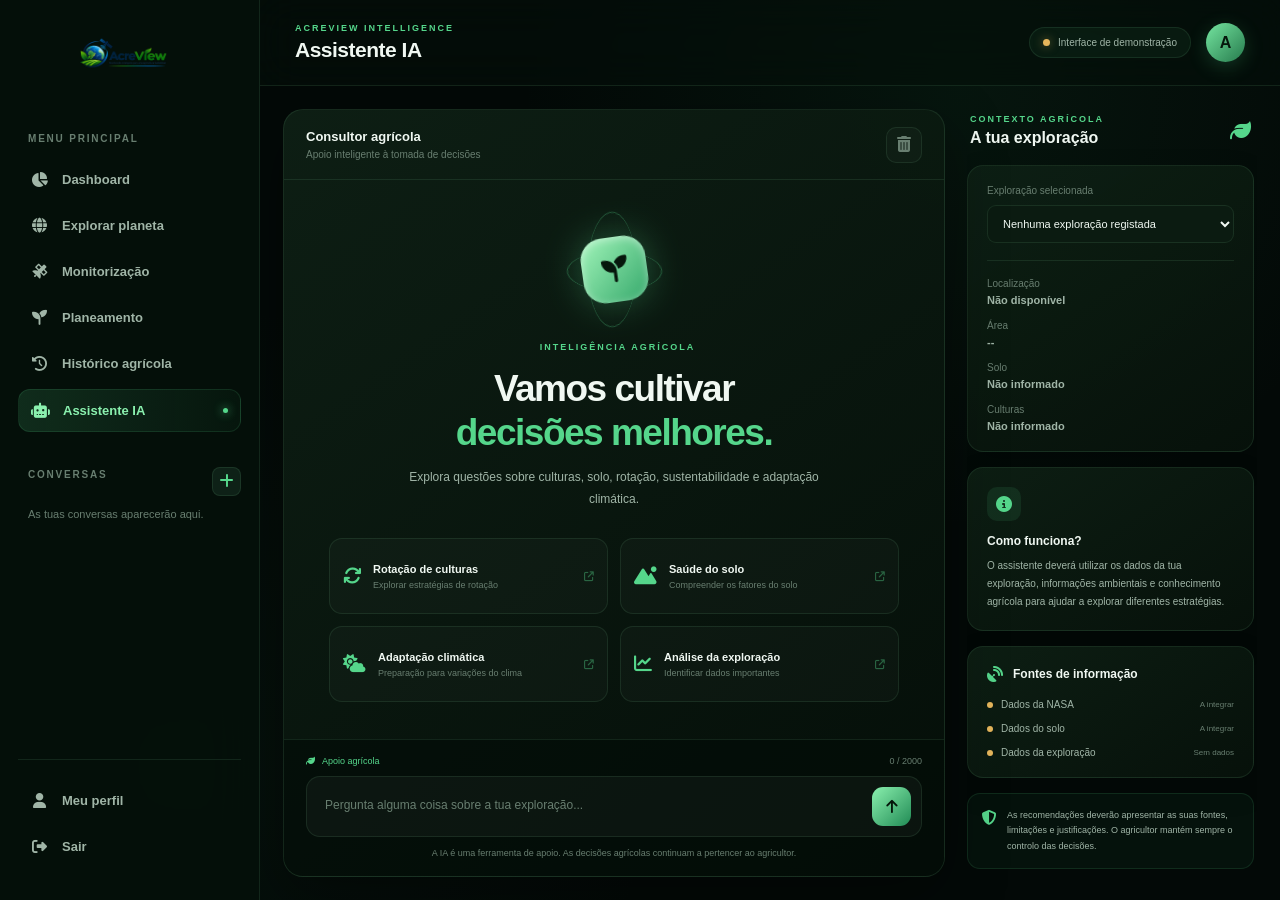
<file: assistant.html>
<!DOCTYPE html>
<html lang="pt">
<head>
    <meta charset="UTF-8">
    <meta name="viewport" content="width=device-width, initial-scale=1.0">
    <meta name="theme-color" content="#030907">
    <meta name="description" content="AcreView — Assistente inteligente de apoio à agricultura.">

    <title>AcreView | Assistente IA</title>

    <link rel="stylesheet"
          href="https://cdnjs.cloudflare.com/ajax/libs/font-awesome/6.5.2/css/all.min.css">

    <link rel="stylesheet" href="assets/css/assistant.css">
</head>

<body>

<div class="assistant-layout">

    <!-- SIDEBAR -->
    <aside class="assistant-sidebar" id="assistant-sidebar">

        <a href="dashboard.html" class="brand">
    <img
        src="assets/images/acreview-logo.png"
        alt="AcreView"
        class="brand-logo"
    >
</a>

        <div class="sidebar-section">
            <p class="sidebar-label">MENU PRINCIPAL</p>

            <a href="dashboard.html" class="nav-item">
                <i class="fa-solid fa-chart-pie"></i>
                <span>Dashboard</span>
            </a>

            <a href="explore.html" class="nav-item">
                <i class="fa-solid fa-globe"></i>
                <span>Explorar planeta</span>
            </a>

            <a href="monitoring.html" class="nav-item">
                <i class="fa-solid fa-satellite"></i>
                <span>Monitorização</span>
            </a>

            <a href="planning.html" class="nav-item">
                <i class="fa-solid fa-seedling"></i>
                <span>Planeamento</span>
            </a>

            <a href="history.html" class="nav-item">
                <i class="fa-solid fa-clock-rotate-left"></i>
                <span>Histórico agrícola</span>
            </a>

            <a href="assistant.html" class="nav-item active">
                <i class="fa-solid fa-robot"></i>
                <span>Assistente IA</span>
                <span class="active-indicator"></span>
            </a>
        </div>

        <div class="sidebar-section conversation-section">
            <div class="conversation-heading">
                <p class="sidebar-label">CONVERSAS</p>

                <button id="new-chat-button" title="Nova conversa">
                    <i class="fa-solid fa-plus"></i>
                </button>
            </div>

            <div id="conversation-list" class="conversation-list">
                <p class="conversation-empty">
                    As tuas conversas aparecerão aqui.
                </p>
            </div>
        </div>

        <div class="sidebar-bottom">
            <a href="profile.html" class="nav-item">
                <i class="fa-solid fa-user"></i>
                <span>Meu perfil</span>
            </a>

            <a href="index.html" class="nav-item logout-link">
                <i class="fa-solid fa-right-from-bracket"></i>
                <span>Sair</span>
            </a>
        </div>

    </aside>

    <!-- MAIN CONTENT -->
    <main class="assistant-main">

        <!-- TOPBAR -->
        <header class="assistant-header">

            <div class="header-left">
                <button id="mobile-menu-button"
                        class="mobile-menu-button">
                    <i class="fa-solid fa-bars"></i>
                </button>

                <div>
                    <span class="header-eyebrow">
                        ACREVIEW INTELLIGENCE
                    </span>
                    <h1>Assistente IA</h1>
                </div>
            </div>

            <div class="header-right">
                <span class="ai-status">
                    <span class="status-dot"></span>
                    Interface de demonstração
                </span>

                <div class="user-avatar" id="assistant-avatar">A</div>
            </div>

        </header>

        <!-- CONTENT -->
        <section class="assistant-content">

            <!-- CHAT AREA -->
            <section class="chat-panel">

                <div class="chat-topbar">
                    <div>
                        <span class="chat-title">
                            Consultor agrícola
                        </span>

                        <span class="chat-subtitle">
                            Apoio inteligente à tomada de decisões
                        </span>
                    </div>

                    <button id="clear-chat-button"
                            class="icon-button"
                            title="Limpar conversa">
                        <i class="fa-solid fa-trash-can"></i>
                    </button>
                </div>

                <!-- WELCOME SCREEN -->
                <div id="welcome-screen" class="welcome-screen">

                    <div class="ai-orb">
                        <div class="orb-ring ring-one"></div>
                        <div class="orb-ring ring-two"></div>

                        <div class="orb-core">
                            <i class="fa-solid fa-seedling"></i>
                        </div>
                    </div>

                    <span class="welcome-tag">
                        <i class="fa-solid fa-sparkles"></i>
                        INTELIGÊNCIA AGRÍCOLA
                    </span>

                    <h2>
                        Vamos cultivar<br>
                        <span>decisões melhores.</span>
                    </h2>

                    <p>
                        Explora questões sobre culturas, solo, rotação,
                        sustentabilidade e adaptação climática.
                    </p>

                    <div class="suggestion-grid">

                        <button class="suggestion-card"
                                data-prompt="Como posso começar a planear uma rotação de culturas?">
                            <i class="fa-solid fa-arrows-rotate"></i>

                            <span>
                                <strong>Rotação de culturas</strong>
                                <small>Explorar estratégias de rotação</small>
                            </span>

                            <i class="fa-solid fa-arrow-up-right-from-square card-arrow"></i>
                        </button>

                        <button class="suggestion-card"
                                data-prompt="Que fatores devo considerar para avaliar a saúde do meu solo?">
                            <i class="fa-solid fa-mountain-sun"></i>

                            <span>
                                <strong>Saúde do solo</strong>
                                <small>Compreender os fatores do solo</small>
                            </span>

                            <i class="fa-solid fa-arrow-up-right-from-square card-arrow"></i>
                        </button>

                        <button class="suggestion-card"
                                data-prompt="Como posso preparar a minha exploração para períodos de pouca chuva?">
                            <i class="fa-solid fa-cloud-sun"></i>

                            <span>
                                <strong>Adaptação climática</strong>
                                <small>Preparação para variações do clima</small>
                            </span>

                            <i class="fa-solid fa-arrow-up-right-from-square card-arrow"></i>
                        </button>

                        <button class="suggestion-card"
                                data-prompt="Que informações devo recolher para avaliar a minha exploração agrícola?">
                            <i class="fa-solid fa-chart-line"></i>

                            <span>
                                <strong>Análise da exploração</strong>
                                <small>Identificar dados importantes</small>
                            </span>

                            <i class="fa-solid fa-arrow-up-right-from-square card-arrow"></i>
                        </button>

                    </div>

                </div>

                <!-- MESSAGES -->
                <div id="chat-messages" class="chat-messages"></div>

                <!-- INPUT AREA -->
                <form id="chat-form" class="chat-composer">

                    <div class="composer-tools">
                        <span>
                            <i class="fa-solid fa-leaf"></i>
                            Apoio agrícola
                        </span>

                        <span id="message-counter">0 / 2000</span>
                    </div>

                    <div class="composer-input">
                        <textarea
                            id="chat-input"
                            maxlength="2000"
                            rows="1"
                            placeholder="Pergunta alguma coisa sobre a tua exploração..."
                            required></textarea>

                        <button type="submit"
                                id="send-message-button"
                                title="Enviar mensagem">
                            <i class="fa-solid fa-arrow-up"></i>
                        </button>
                    </div>

                    <p class="composer-disclaimer">
                        A IA é uma ferramenta de apoio. As decisões agrícolas
                        continuam a pertencer ao agricultor.
                    </p>

                </form>

            </section>

            <!-- CONTEXT PANEL -->
            <aside class="context-panel">

                <div class="context-heading">
                    <div>
                        <span class="panel-eyebrow">
                            CONTEXTO AGRÍCOLA
                        </span>
                        <h2>A tua exploração</h2>
                    </div>

                    <i class="fa-solid fa-leaf"></i>
                </div>

                <div class="context-card">

                    <label for="assistant-property">
                        Exploração selecionada
                    </label>

                    <select id="assistant-property">
                        <option value="">
                            Nenhuma exploração registada
                        </option>
                    </select>

                    <div class="context-divider"></div>

                    <div class="context-detail">
                        <span>Localização</span>
                        <strong id="context-location">Não disponível</strong>
                    </div>

                    <div class="context-detail">
                        <span>Área</span>
                        <strong id="context-area">--</strong>
                    </div>

                    <div class="context-detail">
                        <span>Solo</span>
                        <strong id="context-soil">Não informado</strong>
                    </div>

                    <div class="context-detail">
                        <span>Culturas</span>
                        <strong id="context-crops">Não informado</strong>
                    </div>

                </div>

                <div class="context-card information-card">

                    <div class="information-icon">
                        <i class="fa-solid fa-circle-info"></i>
                    </div>

                    <h3>Como funciona?</h3>

                    <p>
                        O assistente deverá utilizar os dados da tua exploração,
                        informações ambientais e conhecimento agrícola para
                        ajudar a explorar diferentes estratégias.
                    </p>

                </div>

                <div class="context-card data-card">

                    <div class="data-card-heading">
                        <i class="fa-solid fa-satellite-dish"></i>
                        <h3>Fontes de informação</h3>
                    </div>

                    <div class="source-item">
                        <span class="source-dot"></span>
                        <span>Dados da NASA</span>
                        <small>A integrar</small>
                    </div>

                    <div class="source-item">
                        <span class="source-dot"></span>
                        <span>Dados do solo</span>
                        <small>A integrar</small>
                    </div>

                    <div class="source-item">
                        <span class="source-dot"></span>
                        <span>Dados da exploração</span>
                        <small id="property-data-status">A verificar</small>
                    </div>

                </div>

                <div class="responsibility-note">
                    <i class="fa-solid fa-shield-halved"></i>

                    <p>
                        As recomendações deverão apresentar as suas fontes,
                        limitações e justificações. O agricultor mantém sempre
                        o controlo das decisões.
                    </p>
                </div>

            </aside>

        </section>

    </main>

</div>

<script src="assets/js/access-mode.js"></script>

<script src="assets/js/assistant.js"></script>

</body>
</html>
</file>
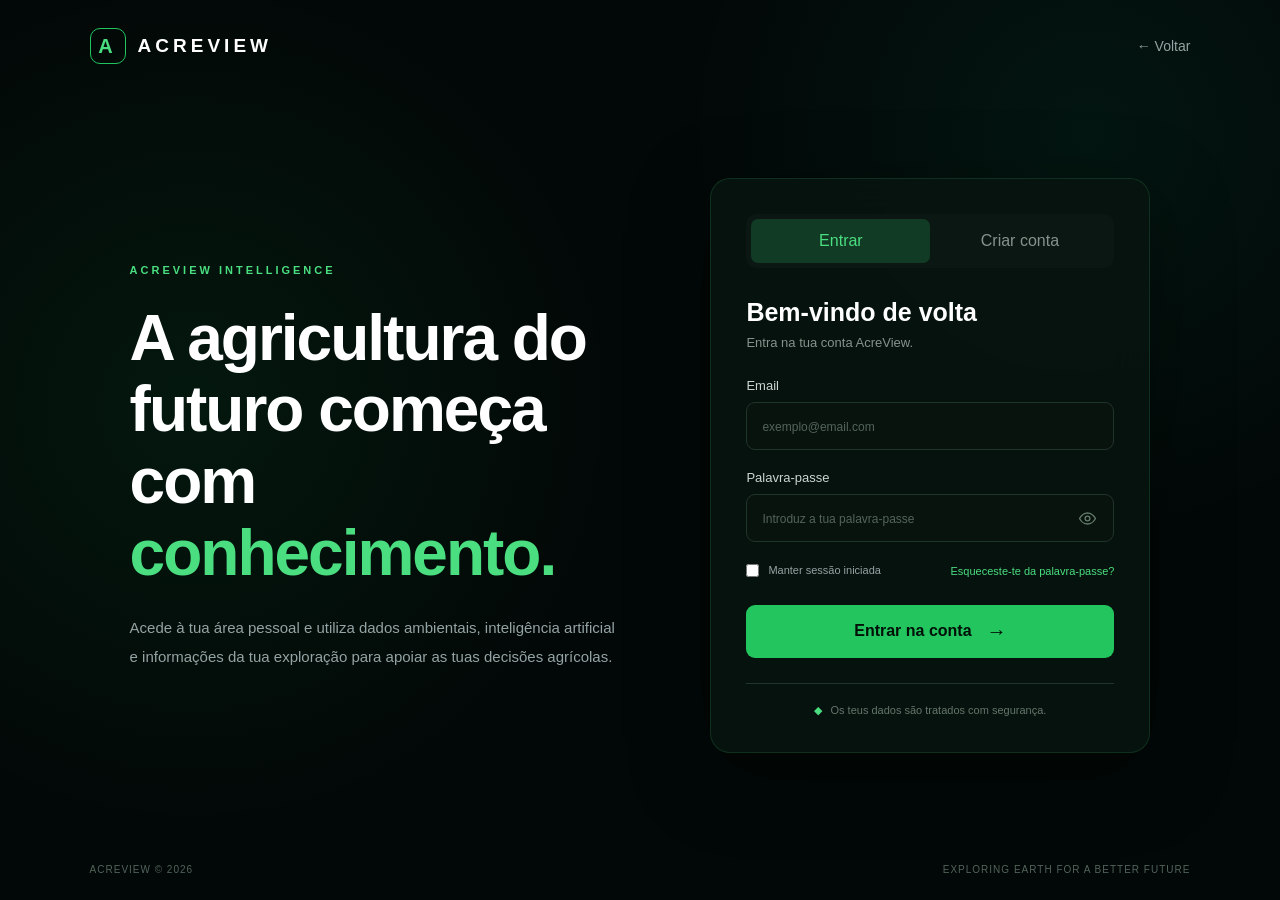
<file: auth.html>
<!DOCTYPE html>
<html lang="pt">
<head>
    <meta charset="UTF-8">
    <meta name="viewport" content="width=device-width, initial-scale=1.0">
    <meta name="theme-color" content="#020807">

    <meta name="description" content="AcreView — Acede à tua conta ou cria uma nova.">

    <title>AcreView | Autenticação</title>

    <link rel="stylesheet" href="assets/css/auth.css">
</head>

<body>

    <main class="auth-container">

        <header class="auth-header">

            <a href="index.html" class="brand">
                <span class="brand-icon">A</span>
                ACREVIEW
            </a>

            <a href="index.html" class="back-link">
                ← Voltar
            </a>

        </header>


        <section class="auth-content">

            <div class="auth-introduction">
                <span class="auth-label">ACREVIEW INTELLIGENCE</span>

                <h1>
                    A agricultura do futuro
                    começa com <span>conhecimento.</span>
                </h1>

                <p>
                    Acede à tua área pessoal e utiliza dados ambientais,
                    inteligência artificial e informações da tua exploração
                    para apoiar as tuas decisões agrícolas.
                </p>
            </div>


            <div class="auth-card">

                <div class="auth-tabs">

                    <button
                        type="button"
                        id="show-login"
                        class="auth-tab active"
                    >
                        Entrar
                    </button>

                    <button
                        type="button"
                        id="show-register"
                        class="auth-tab"
                    >
                        Criar conta
                    </button>

                </div>


                <!-- FORMULÁRIO DE LOGIN -->

                <form id="login-form" class="auth-form">

                    <div class="form-heading">
                        <h2>Bem-vindo de volta</h2>
                        <p>Entra na tua conta AcreView.</p>
                    </div>

                    <div class="form-group">

                        <label for="login-email">Email</label>

                        <input
                            type="email"
                            id="login-email"
                            name="email"
                            placeholder="exemplo@email.com"
                            autocomplete="email"
                            required
                        >

                    </div>

                    <div class="form-group">
                        <label for="login-password">Palavra-passe</label>

                        <div class="password-wrapper">
                            <input
                                type="password"
                                id="login-password"
                                name="password"
                                placeholder="Introduz a tua palavra-passe"
                                autocomplete="current-password"
                                required
                            >

                        <button
                            type="button"
                            class="toggle-password"
                            data-target="login-password"
                            aria-label="Mostrar palavra-passe"
                            aria-pressed="false"
                        >
                            <svg class="eye-icon" viewBox="0 0 24 24" fill="none">
                                <path d="M2 12S5.5 5 12 5s10 7 10 7-3.5 7-10 7S2 12 2 12Z"/>
                                <circle cx="12" cy="12" r="3"/>
                            </svg>
                        </button>
                        </div>
                    </div>

                    <div class="form-options">

                        <label class="remember-option">
                            <input type="checkbox" name="remember">
                            <span>Manter sessão iniciada</span>
                        </label>

                        <a href="#" class="forgot-password">
                            Esqueceste-te da palavra-passe?
                        </a>

                    </div>

                    <button type="submit" class="submit-button">
                        Entrar na conta
                        <span>→</span>
                    </button>

                </form>


                <!-- FORMULÁRIO DE REGISTO -->

                <form id="register-form" class="auth-form hidden">

                    <div class="form-heading">
                        <h2>Cria a tua conta</h2>
                        <p>Começa a tua jornada com a AcreView.</p>
                    </div>

                    <div class="form-group">

                        <label for="register-name">Nome completo</label>

                        <input
                            type="text"
                            id="register-name"
                            name="name"
                            placeholder="O teu nome"
                            autocomplete="name"
                            required
                        >

                    </div>

                    <div class="form-group">

                        <label for="register-email">Email</label>

                        <input
                            type="email"
                            id="register-email"
                            name="email"
                            placeholder="exemplo@email.com"
                            autocomplete="email"
                            required
                        >

                    </div>

                    <div class="form-group">
                        <label for="register-password">Palavra-passe</label>

                        <div class="password-wrapper">
                            <input
                                type="password"
                                id="register-password"
                                name="password"
                                placeholder="Cria uma palavra-passe"
                                autocomplete="new-password"
                                minlength="8"
                                required
                            >

                        <button
                            type="button"
                            class="toggle-password"
                            data-target="register-password"
                            aria-label="Mostrar palavra-passe"
                            aria-pressed="false"
                        >
                            <svg class="eye-icon" viewBox="0 0 24 24" fill="none">
                                <path d="M2 12S5.5 5 12 5s10 7 10 7-3.5 7-10 7S2 12 2 12Z"/>
                                <circle cx="12" cy="12" r="3"/>
                            </svg>
                        </button>
                        </div>
                    </div>

                    <div class="form-group">
                        <label for="confirm-password">Confirmar palavra-passe</label>

                        <div class="password-wrapper">
                            <input
                                type="password"
                                id="confirm-password"
                                name="confirm-password"
                                placeholder="Repete a palavra-passe"
                                autocomplete="new-password"
                                minlength="8"
                                required
                            >

                           <button
                                type="button"
                                class="toggle-password"
                                data-target="confirm-password"
                                aria-label="Mostrar palavra-passe"
                                aria-pressed="false"
                            >
                                <svg class="eye-icon" viewBox="0 0 24 24" fill="none">
                                    <path d="M2 12S5.5 5 12 5s10 7 10 7-3.5 7-10 7S2 12 2 12Z"/>
                                    <circle cx="12" cy="12" r="3"/>
                                </svg>
                            </button>
                        </div>
                    </div>

                    <label class="terms-option">

                        <input type="checkbox" id="accept-terms" required>

                        <span>
                            Aceito os
                            <a href="#">Termos de utilização</a>
                            e a
                            <a href="#">Política de privacidade</a>.
                        </span>

                    </label>

                    <button type="submit" class="submit-button">
                        Criar minha conta
                        <span>→</span>
                    </button>

                </form>

                <div id="auth-message" role="status" aria-live="polite"></div>

                <div class="auth-security">
                    <span>◆</span>
                    Os teus dados são tratados com segurança.
                </div>

            </div>

        </section>


        <footer class="auth-footer">
            <span>ACREVIEW © 2026</span>
            <span>EXPLORING EARTH FOR A BETTER FUTURE</span>
        </footer>

    </main>

    <script src="assets/js/auth.js"></script>

</body>
</html>
</file>
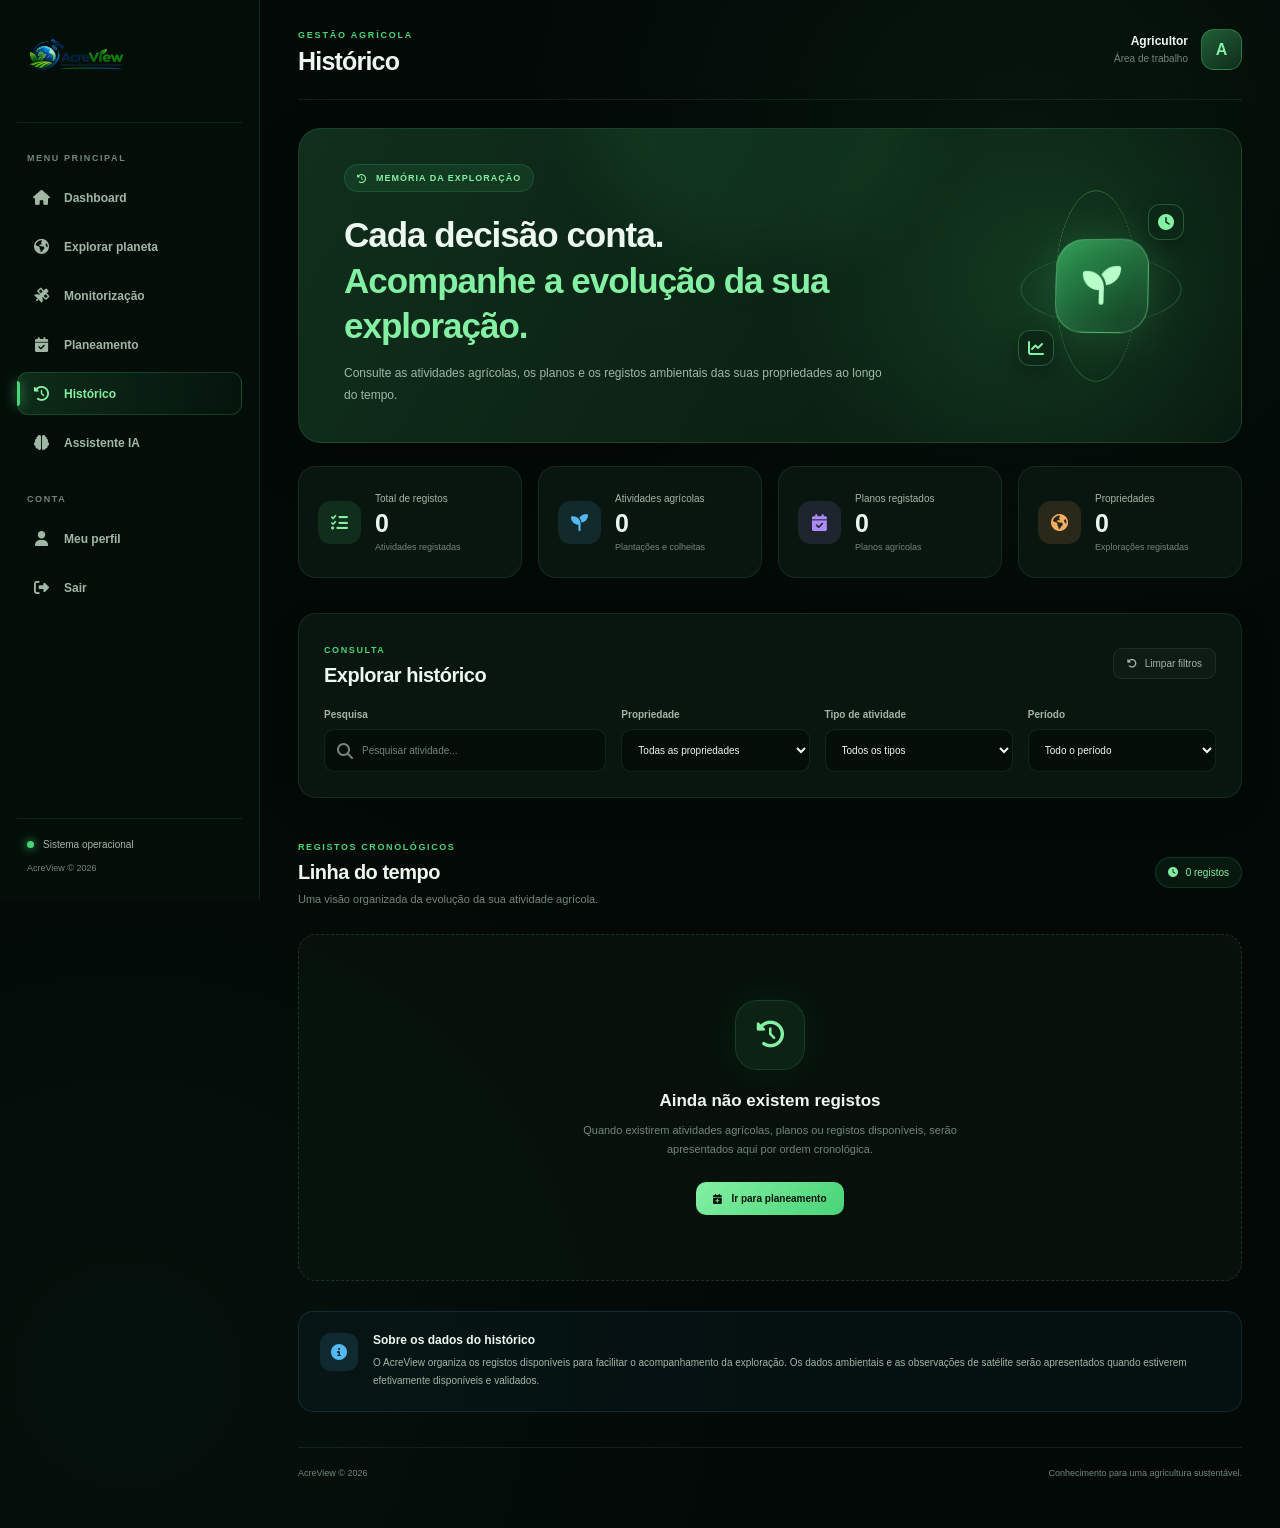
<file: history.html>
<!DOCTYPE html>
<html lang="pt">

<head>
    <meta charset="UTF-8">
    <meta name="viewport" content="width=device-width, initial-scale=1.0">

    <meta name="theme-color" content="#030907">
    <meta name="description" content="AcreView — Histórico e evolução das atividades agrícolas.">

    <title>AcreView | Histórico Agrícola</title>

    <link rel="stylesheet"
          href="https://cdnjs.cloudflare.com/ajax/libs/font-awesome/6.5.2/css/all.min.css">

    <link rel="stylesheet" href="assets/css/history.css">
</head>

<body>

    <div class="history-layout">

        <!-- SIDEBAR -->
        <aside class="history-sidebar" id="history-sidebar">

            <a href="dashboard.html" class="sidebar-brand">
    <img
        src="assets/images/acreview-logo.png"
        alt="AcreView — Agricultural Intelligence"
        class="sidebar-logo"
    >
</a>

            <div class="sidebar-section-label">
                MENU PRINCIPAL
            </div>

            <nav class="sidebar-navigation">

                <a href="dashboard.html" class="sidebar-link">
                    <i class="fa-solid fa-house"></i>
                    <span>Dashboard</span>
                </a>

                <a href="explore.html" class="sidebar-link">
                    <i class="fa-solid fa-earth-americas"></i>
                    <span>Explorar planeta</span>
                </a>

                <a href="monitoring.html" class="sidebar-link">
                    <i class="fa-solid fa-satellite"></i>
                    <span>Monitorização</span>
                </a>

                <a href="planning.html" class="sidebar-link">
                    <i class="fa-solid fa-calendar-check"></i>
                    <span>Planeamento</span>
                </a>

                <a href="history.html" class="sidebar-link active">
                    <i class="fa-solid fa-clock-rotate-left"></i>
                    <span>Histórico</span>
                </a>

                <a href="assistant.html" class="sidebar-link">
                    <i class="fa-solid fa-brain"></i>
                    <span>Assistente IA</span>
                </a>

            </nav>

            <div class="sidebar-section-label">
                CONTA
            </div>

            <nav class="sidebar-navigation">

                <a href="profile.html" class="sidebar-link">
                    <i class="fa-solid fa-user"></i>
                    <span>Meu perfil</span>
                </a>

                <a href="index.html" class="sidebar-link logout-link">
                    <i class="fa-solid fa-right-from-bracket"></i>
                    <span>Sair</span>
                </a>

            </nav>

            <div class="sidebar-footer">
                <div class="sidebar-status">
                    <span class="status-indicator"></span>
                    <span>Sistema operacional</span>
                </div>

                <small>AcreView © 2026</small>
            </div>

        </aside>


        <!-- MAIN CONTENT -->
        <main class="history-main">

            <!-- TOPBAR -->
            <header class="history-header">

                <button class="mobile-menu-button" id="mobile-menu-button"
                        aria-label="Abrir menu">
                    <i class="fa-solid fa-bars"></i>
                </button>

                <div class="header-title">
                    <span>GESTÃO AGRÍCOLA</span>
                    <h1>Histórico</h1>
                </div>

                <div class="header-user">

                    <div class="header-user-info">
                        <span id="history-user-name">Agricultor</span>
                        <small>Área de trabalho</small>
                    </div>

                    <div class="user-avatar" id="history-avatar">
                        A
                    </div>

                </div>

            </header>


            <!-- PAGE INTRO -->
            <section class="history-hero">

                <div class="hero-content">

                    <div class="hero-label">
                        <i class="fa-solid fa-clock-rotate-left"></i>
                        MEMÓRIA DA EXPLORAÇÃO
                    </div>

                    <h2>
                        Cada decisão conta.<br>
                        <span>Acompanhe a evolução da sua exploração.</span>
                    </h2>

                    <p>
                        Consulte as atividades agrícolas, os planos e os
                        registos ambientais das suas propriedades ao longo
                        do tempo.
                    </p>

                </div>

                <div class="hero-visual">

                    <div class="orbit orbit-one"></div>
                    <div class="orbit orbit-two"></div>

                    <div class="hero-icon">
                        <i class="fa-solid fa-seedling"></i>
                    </div>

                    <div class="floating-icon floating-one">
                        <i class="fa-solid fa-clock"></i>
                    </div>

                    <div class="floating-icon floating-two">
                        <i class="fa-solid fa-chart-line"></i>
                    </div>

                </div>

            </section>


            <!-- SUMMARY -->
            <section class="history-summary">

                <article class="summary-card">

                    <div class="summary-icon green">
                        <i class="fa-solid fa-list-check"></i>
                    </div>

                    <div>
                        <span>Total de registos</span>
                        <strong id="total-records">0</strong>
                        <small>Atividades registadas</small>
                    </div>

                </article>


                <article class="summary-card">

                    <div class="summary-icon blue">
                        <i class="fa-solid fa-seedling"></i>
                    </div>

                    <div>
                        <span>Atividades agrícolas</span>
                        <strong id="agricultural-records">0</strong>
                        <small>Plantações e colheitas</small>
                    </div>

                </article>


                <article class="summary-card">

                    <div class="summary-icon purple">
                        <i class="fa-solid fa-calendar-check"></i>
                    </div>

                    <div>
                        <span>Planos registados</span>
                        <strong id="planning-records">0</strong>
                        <small>Planos agrícolas</small>
                    </div>

                </article>


                <article class="summary-card">

                    <div class="summary-icon orange">
                        <i class="fa-solid fa-earth-americas"></i>
                    </div>

                    <div>
                        <span>Propriedades</span>
                        <strong id="history-properties">0</strong>
                        <small>Explorações registadas</small>
                    </div>

                </article>

            </section>


            <!-- FILTERS -->
            <section class="history-filters">

                <div class="section-heading">

                    <div>
                        <span class="section-eyebrow">CONSULTA</span>
                        <h2>Explorar histórico</h2>
                    </div>

                    <button id="reset-filters" class="reset-button">
                        <i class="fa-solid fa-rotate-left"></i>
                        Limpar filtros
                    </button>

                </div>


                <div class="filter-grid">

                    <div class="filter-field">

                        <label for="history-search">
                            Pesquisa
                        </label>

                        <div class="search-input">
                            <i class="fa-solid fa-magnifying-glass"></i>

                            <input
                                type="search"
                                id="history-search"
                                placeholder="Pesquisar atividade..."
                            >
                        </div>

                    </div>


                    <div class="filter-field">

                        <label for="history-property">
                            Propriedade
                        </label>

                        <select id="history-property">
                            <option value="all">Todas as propriedades</option>
                        </select>

                    </div>


                    <div class="filter-field">

                        <label for="history-type">
                            Tipo de atividade
                        </label>

                        <select id="history-type">
                            <option value="all">Todos os tipos</option>
                            <option value="agriculture">Agricultura</option>
                            <option value="planning">Planeamento</option>
                            <option value="environment">Ambiente</option>
                            <option value="system">Sistema</option>
                        </select>

                    </div>


                    <div class="filter-field">

                        <label for="history-period">
                            Período
                        </label>

                        <select id="history-period">
                            <option value="all">Todo o período</option>
                            <option value="7">Últimos 7 dias</option>
                            <option value="30">Últimos 30 dias</option>
                            <option value="90">Últimos 90 dias</option>
                            <option value="365">Último ano</option>
                        </select>

                    </div>

                </div>

            </section>


            <!-- TIMELINE -->
            <section class="timeline-section">

                <div class="section-heading">

                    <div>
                        <span class="section-eyebrow">REGISTOS CRONOLÓGICOS</span>
                        <h2>Linha do tempo</h2>
                        <p>Uma visão organizada da evolução da sua atividade agrícola.</p>
                    </div>

                    <div class="timeline-count">
                        <i class="fa-solid fa-clock"></i>
                        <span id="visible-records">0 registos</span>
                    </div>

                </div>


                <div class="timeline-container">

                    <div id="history-timeline" class="history-timeline">

                        <!-- Os registos serão apresentados aqui pelo JavaScript. -->

                    </div>


                    <div id="history-empty" class="history-empty">

                        <div class="empty-icon">
                            <i class="fa-solid fa-clock-rotate-left"></i>
                        </div>

                        <h3>Ainda não existem registos</h3>

                        <p>
                            Quando existirem atividades agrícolas, planos
                            ou registos disponíveis, serão apresentados
                            aqui por ordem cronológica.
                        </p>

                        <a href="planning.html" class="empty-action">
                            <i class="fa-solid fa-calendar-plus"></i>
                            Ir para planeamento
                        </a>

                    </div>


                    <div id="history-no-results" class="history-empty hidden">

                        <div class="empty-icon">
                            <i class="fa-solid fa-filter-circle-xmark"></i>
                        </div>

                        <h3>Nenhum resultado encontrado</h3>

                        <p>
                            Não existem registos que correspondam aos
                            filtros selecionados.
                        </p>

                    </div>

                </div>

            </section>


            <!-- INFORMATION PANEL -->
            <section class="history-information">

                <div class="information-icon">
                    <i class="fa-solid fa-circle-info"></i>
                </div>

                <div>
                    <h3>Sobre os dados do histórico</h3>

                    <p>
                        O AcreView organiza os registos disponíveis
                        para facilitar o acompanhamento da exploração.
                        Os dados ambientais e as observações de satélite
                        serão apresentados quando estiverem efetivamente
                        disponíveis e validados.
                    </p>
                </div>

            </section>


            <!-- FOOTER -->
            <footer class="history-footer">
                <span>AcreView © 2026</span>
                <span>Conhecimento para uma agricultura sustentável.</span>
            </footer>

        </main>

    </div>

    <script src="assets/js/access-mode.js"></script>

    <script src="assets/js/history.js"></script>

</body>
</html>
</file>
<file: assets/css/assistant.css>
/* =========================================================
   ACREVIEW — AI ASSISTANT
   Dark Glassmorphism | 3D Effects | Responsive
========================================================= */

/* =========================
   1. DESIGN SYSTEM
========================= */

:root {
    color-scheme: dark;

    --background: #030907;
    --background-soft: #07130d;

    --surface: rgba(10, 25, 17, 0.92);
    --surface-light: rgba(18, 39, 27, 0.82);

    --primary: #55d68b;
    --primary-light: #8af0ae;
    --primary-dark: #218b55;

    --text: #f0f8f2;
    --text-secondary: #a0b5a7;
    --text-muted: #687e70;

    --border: rgba(117, 190, 139, 0.13);
    --border-active: rgba(85, 214, 139, 0.35);

    --danger: #ff7777;

    --sidebar-width: 260px;

    --shadow:
        0 20px 60px rgba(0, 0, 0, 0.35);

    --transition: 0.3s ease;
}

* {
    margin: 0;
    padding: 0;
    box-sizing: border-box;
}

html {
    scroll-behavior: smooth;
}

body {
    min-height: 100vh;
    overflow: hidden;

    font-family: Inter, "Segoe UI", Arial, sans-serif;

    background:
        radial-gradient(
            circle at 75% 10%,
            rgba(30, 112, 65, 0.12),
            transparent 35%
        ),
        radial-gradient(
            circle at 15% 85%,
            rgba(26, 91, 55, 0.09),
            transparent 35%
        ),
        var(--background);

    color: var(--text);
}

button,
textarea,
select {
    font: inherit;
}

button {
    cursor: pointer;
}

a {
    color: inherit;
    text-decoration: none;
}

/* =========================
   2. MAIN LAYOUT
========================= */

.assistant-layout {
    display: flex;
    min-height: 100vh;
    width: 100%;
}

/* =========================
   3. SIDEBAR
========================= */

.assistant-sidebar {
    width: var(--sidebar-width);
    height: 100vh;

    display: flex;
    flex-direction: column;

    padding: 28px 18px;

    background: rgba(5, 16, 10, 0.94);

    border-right: 1px solid var(--border);

    backdrop-filter: blur(25px);

    position: relative;
    z-index: 100;

    flex-shrink: 0;
}

.brand {
    display: flex;
    align-items: center;
    gap: 12px;

    font-size: 23px;
    font-weight: 800;
    letter-spacing: -1px;

    margin-bottom: 45px;
}

.brand > span:last-child > span {
    color: var(--primary);
}

.brand-icon {
    width: 42px;
    height: 42px;

    display: flex;
    align-items: center;
    justify-content: center;

    border-radius: 13px;

    color: #06150b;

    background: linear-gradient(
        135deg,
        var(--primary-light),
        var(--primary-dark)
    );

    box-shadow:
        0 0 25px rgba(85, 214, 139, 0.2);

    font-size: 20px;
}

.sidebar-section {
    margin-bottom: 30px;
}

.sidebar-label {
    font-size: 10px;
    font-weight: 800;

    color: var(--text-muted);

    letter-spacing: 1.8px;

    margin: 0 0 15px 10px;
}

.nav-item {
    display: flex;
    align-items: center;
    gap: 13px;

    padding: 13px 12px;

    border-radius: 12px;

    color: var(--text-secondary);

    font-size: 13px;
    font-weight: 600;

    margin-bottom: 5px;

    position: relative;

    transition: var(--transition);
}

.nav-item i {
    width: 19px;
    text-align: center;
    font-size: 15px;
}

.nav-item:hover {
    color: var(--primary-light);

    background: rgba(85, 214, 139, 0.07);

    transform: translateX(4px);
}

.nav-item.active {
    color: var(--primary-light);

    background:
        linear-gradient(
            90deg,
            rgba(85, 214, 139, 0.15),
            rgba(85, 214, 139, 0.035)
        );

    border: 1px solid rgba(85, 214, 139, 0.13);
}

.active-indicator {
    width: 5px;
    height: 5px;

    background: var(--primary);

    border-radius: 50%;

    margin-left: auto;

    box-shadow: 0 0 10px var(--primary);
}

.sidebar-bottom {
    margin-top: auto;
    padding-top: 20px;

    border-top: 1px solid var(--border);
}

.logout-link:hover {
    color: var(--danger);
}

/* =========================
   4. CONVERSATIONS SIDEBAR
========================= */

.conversation-section {
    flex: 1;
    min-height: 100px;
    overflow: hidden;
}

.conversation-heading {
    display: flex;
    align-items: center;
    justify-content: space-between;
}

.conversation-heading button {
    width: 29px;
    height: 29px;

    border: 1px solid var(--border);
    border-radius: 8px;

    background: var(--surface-light);
    color: var(--primary);

    transition: var(--transition);
}

.conversation-heading button:hover {
    background: rgba(85, 214, 139, 0.15);
    transform: rotate(90deg);
}

.conversation-list {
    display: flex;
    flex-direction: column;
    gap: 7px;

    max-height: 100%;
    overflow-y: auto;
}

.conversation-empty {
    color: var(--text-muted);
    font-size: 11px;
    line-height: 1.6;
    padding: 10px;
}

.conversation-item {
    width: 100%;

    display: flex;
    align-items: center;
    gap: 9px;

    padding: 11px;

    border: 1px solid transparent;
    border-radius: 10px;

    background: transparent;

    color: var(--text-secondary);

    text-align: left;
    font-size: 11px;

    transition: var(--transition);
}

.conversation-item:hover,
.conversation-item.active {
    background: rgba(85, 214, 139, 0.08);
    border-color: var(--border);
    color: var(--primary-light);
}

.conversation-item span {
    overflow: hidden;
    text-overflow: ellipsis;
    white-space: nowrap;
}

/* =========================
   5. MAIN CONTENT
========================= */

.assistant-main {
    flex: 1;
    min-width: 0;
    height: 100vh;

    display: flex;
    flex-direction: column;
}

/* =========================
   6. HEADER
========================= */

.assistant-header {
    height: 86px;

    display: flex;
    align-items: center;
    justify-content: space-between;

    padding: 0 35px;

    border-bottom: 1px solid var(--border);

    background: rgba(5, 16, 10, 0.55);

    backdrop-filter: blur(20px);

    flex-shrink: 0;
}

.header-left,
.header-right {
    display: flex;
    align-items: center;
    gap: 15px;
}

.header-eyebrow,
.panel-eyebrow {
    display: block;

    color: var(--primary);

    font-size: 9px;
    font-weight: 800;

    letter-spacing: 2px;

    margin-bottom: 5px;
}

.assistant-header h1 {
    font-size: 21px;
    font-weight: 750;
    letter-spacing: -0.5px;
}

.ai-status {
    display: flex;
    align-items: center;
    gap: 8px;

    color: var(--text-secondary);

    font-size: 10px;

    padding: 9px 13px;

    background: rgba(85, 214, 139, 0.06);

    border: 1px solid var(--border);

    border-radius: 30px;
}

.status-dot {
    width: 7px;
    height: 7px;

    border-radius: 50%;

    background: #e6b65c;

    box-shadow: 0 0 10px rgba(230, 182, 92, 0.5);
}

.user-avatar {
    width: 39px;
    height: 39px;

    display: flex;
    align-items: center;
    justify-content: center;

    border-radius: 50%;

    background: linear-gradient(
        135deg,
        #75e5a0,
        #267b4d
    );

    color: #06170c;

    font-weight: 800;

    box-shadow: 0 5px 20px rgba(85, 214, 139, 0.2);
}

.mobile-menu-button {
    display: none;

    width: 40px;
    height: 40px;

    background: var(--surface-light);

    color: var(--primary);

    border: 1px solid var(--border);
    border-radius: 10px;
}

/* =========================
   7. CONTENT GRID
========================= */

.assistant-content {
    flex: 1;
    min-height: 0;

    display: grid;

    grid-template-columns: minmax(0, 1fr) 290px;

    gap: 22px;

    padding: 23px;

    overflow: hidden;
}

/* =========================
   8. CHAT PANEL
========================= */

.chat-panel {
    min-width: 0;
    min-height: 0;

    display: flex;
    flex-direction: column;

    position: relative;

    border: 1px solid var(--border);
    border-radius: 20px;

    background:
        linear-gradient(
            145deg,
            rgba(14, 32, 21, 0.94),
            rgba(5, 15, 9, 0.96)
        );

    box-shadow: var(--shadow);

    overflow: hidden;
}

.chat-topbar {
    min-height: 70px;

    display: flex;
    align-items: center;
    justify-content: space-between;

    padding: 15px 22px;

    border-bottom: 1px solid var(--border);
}

.chat-title {
    display: block;

    font-size: 13px;
    font-weight: 750;
}

.chat-subtitle {
    display: block;

    font-size: 10px;
    color: var(--text-muted);

    margin-top: 5px;
}

.icon-button {
    width: 36px;
    height: 36px;

    border-radius: 10px;

    border: 1px solid var(--border);

    background: rgba(255, 255, 255, 0.025);

    color: var(--text-muted);

    transition: var(--transition);
}

.icon-button:hover {
    color: var(--danger);
    background: rgba(255, 100, 100, 0.08);
}

/* =========================
   9. WELCOME SCREEN
========================= */

.welcome-screen {
    flex: 1;

    display: flex;
    flex-direction: column;

    align-items: center;
    justify-content: center;

    padding: 30px 20px;

    overflow-y: auto;

    text-align: center;

    animation: welcomeAppear 0.8s ease;
}

@keyframes welcomeAppear {
    from {
        opacity: 0;
        transform: translateY(20px);
    }

    to {
        opacity: 1;
        transform: translateY(0);
    }
}

.ai-orb {
    width: 105px;
    height: 105px;

    position: relative;

    display: flex;
    align-items: center;
    justify-content: center;

    margin-bottom: 20px;

    perspective: 500px;
}

.orb-core {
    width: 65px;
    height: 65px;

    display: flex;
    align-items: center;
    justify-content: center;

    border-radius: 22px;

    color: #06170c;

    font-size: 26px;

    background: linear-gradient(
        135deg,
        #a2f5ba,
        #35a86b
    );

    box-shadow:
        0 0 35px rgba(85, 214, 139, 0.32),
        inset 0 2px 8px rgba(255, 255, 255, 0.45);

    transform: rotate(-8deg);

    animation: orbFloat 4s ease-in-out infinite;
}

.orb-ring {
    position: absolute;

    width: 95px;
    height: 95px;

    border: 1px solid rgba(85, 214, 139, 0.32);

    border-radius: 50%;
}

.ring-one {
    transform: rotateX(65deg);

    animation: ringRotate 8s linear infinite;
}

.ring-two {
    width: 115px;
    height: 115px;

    transform: rotateY(65deg);

    animation: ringRotate 12s linear infinite reverse;
}

@keyframes orbFloat {
    0%, 100% {
        transform: translateY(0) rotate(-8deg);
    }

    50% {
        transform: translateY(-9px) rotate(4deg);
    }
}

@keyframes ringRotate {
    to {
        transform: rotate(360deg);
    }
}

.welcome-tag {
    display: inline-flex;
    align-items: center;
    gap: 7px;

    color: var(--primary);

    font-size: 9px;
    font-weight: 800;

    letter-spacing: 2px;

    margin-bottom: 15px;
}

.welcome-screen h2 {
    font-size: clamp(25px, 3vw, 37px);

    line-height: 1.2;

    font-weight: 800;
    letter-spacing: -1.5px;

    margin-bottom: 12px;
}

.welcome-screen h2 span {
    color: var(--primary);
}

.welcome-screen > p {
    max-width: 430px;

    color: var(--text-secondary);

    font-size: 12px;
    line-height: 1.8;

    margin-bottom: 28px;
}

/* =========================
   10. SUGGESTION CARDS
========================= */

.suggestion-grid {
    width: min(100%, 570px);

    display: grid;

    grid-template-columns: repeat(2, 1fr);

    gap: 12px;
}

.suggestion-card {
    min-height: 76px;

    display: flex;
    align-items: center;

    gap: 12px;

    padding: 13px;

    text-align: left;

    background: rgba(255, 255, 255, 0.025);

    border: 1px solid var(--border);

    border-radius: 13px;

    color: var(--primary);

    transition: var(--transition);
}

.suggestion-card:hover {
    transform: translateY(-4px);

    background: rgba(85, 214, 139, 0.08);

    border-color: var(--border-active);

    box-shadow: 0 12px 30px rgba(0, 0, 0, 0.2);
}

.suggestion-card > i:first-child {
    font-size: 18px;
}

.suggestion-card span {
    flex: 1;
}

.suggestion-card strong {
    display: block;

    color: var(--text);

    font-size: 11px;

    margin-bottom: 5px;
}

.suggestion-card small {
    display: block;

    color: var(--text-muted);

    font-size: 9px;
}

.card-arrow {
    font-size: 10px;
    opacity: 0.4;
}

/* =========================
   11. CHAT MESSAGES
========================= */

.chat-messages {
    flex: 1;
    min-height: 0;

    display: none;
    flex-direction: column;

    gap: 18px;

    padding: 25px;

    overflow-y: auto;
}

.chat-messages.visible {
    display: flex;
}

.message {
    display: flex;
    align-items: flex-start;

    gap: 11px;

    max-width: 90%;

    animation: messageAppear 0.35s ease;
}

@keyframes messageAppear {
    from {
        opacity: 0;
        transform: translateY(10px);
    }

    to {
        opacity: 1;
        transform: translateY(0);
    }
}

.message.user {
    align-self: flex-end;
    flex-direction: row-reverse;
}

.message-avatar {
    width: 32px;
    height: 32px;

    flex-shrink: 0;

    display: flex;
    align-items: center;
    justify-content: center;

    border-radius: 10px;

    color: #06170c;

    background: linear-gradient(
        135deg,
        var(--primary-light),
        var(--primary-dark)
    );

    font-size: 13px;
}

.message.user .message-avatar {
    background: #253d2d;
    color: var(--primary-light);
}

.message-body {
    padding: 13px 16px;

    border-radius: 4px 15px 15px 15px;

    background: rgba(255, 255, 255, 0.045);

    border: 1px solid var(--border);

    color: var(--text-secondary);

    font-size: 12px;
    line-height: 1.8;

    overflow-wrap: anywhere;
}

.message.user .message-body {
    border-radius: 15px 4px 15px 15px;

    background: rgba(85, 214, 139, 0.12);

    color: var(--text);
}

.message-time {
    display: block;

    color: var(--text-muted);

    font-size: 9px;

    margin-top: 8px;
}

.message.typing .message-body {
    color: var(--primary);
}

/* =========================
   12. CHAT COMPOSER
========================= */

.chat-composer {
    padding: 16px 22px 18px;

    background: rgba(3, 12, 7, 0.65);

    border-top: 1px solid var(--border);
}

.composer-tools {
    display: flex;
    justify-content: space-between;

    color: var(--text-muted);

    font-size: 9px;

    margin-bottom: 10px;
}

.composer-tools span:first-child {
    color: var(--primary);
}

.composer-tools i {
    margin-right: 5px;
}

.composer-input {
    display: flex;
    align-items: flex-end;

    gap: 10px;

    padding: 10px;

    border: 1px solid var(--border);

    background: rgba(255, 255, 255, 0.035);

    border-radius: 14px;

    transition: var(--transition);
}

.composer-input:focus-within {
    border-color: var(--border-active);

    box-shadow:
        0 0 0 3px rgba(85, 214, 139, 0.055);
}

.composer-input textarea {
    flex: 1;

    min-width: 0;

    min-height: 38px;
    max-height: 120px;

    resize: none;

    border: none;
    outline: none;

    background: transparent;

    color: var(--text);

    font-size: 12px;
    line-height: 1.6;

    padding: 8px;
}

.composer-input textarea::placeholder {
    color: var(--text-muted);
}

.composer-input button {
    width: 39px;
    height: 39px;

    flex-shrink: 0;

    border: none;

    border-radius: 11px;

    color: #04150a;

    background: linear-gradient(
        135deg,
        var(--primary-light),
        var(--primary-dark)
    );

    font-size: 15px;

    transition: var(--transition);
}

.composer-input button:hover {
    transform: translateY(-3px) scale(1.05);

    box-shadow: 0 5px 18px rgba(85, 214, 139, 0.25);
}

.composer-input button:disabled {
    opacity: 0.45;
    cursor: not-allowed;
    transform: none;
}

.composer-disclaimer {
    text-align: center;

    color: var(--text-muted);

    font-size: 9px;

    margin-top: 11px;
}

/* =========================
   13. CONTEXT PANEL
========================= */

.context-panel {
    min-height: 0;

    display: flex;
    flex-direction: column;

    gap: 15px;

    overflow-y: auto;

    padding-right: 3px;
}

.context-heading {
    display: flex;
    align-items: center;
    justify-content: space-between;

    padding: 5px 3px 3px;
}

.context-heading h2 {
    font-size: 16px;
    font-weight: 750;
}

.context-heading > i {
    color: var(--primary);
    font-size: 21px;
}

.context-card {
    padding: 19px;

    border: 1px solid var(--border);

    border-radius: 16px;

    background:
        linear-gradient(
            145deg,
            rgba(14, 33, 21, 0.9),
            rgba(7, 18, 11, 0.94)
        );

    box-shadow: 0 12px 30px rgba(0, 0, 0, 0.15);

    transition: var(--transition);
}

.context-card:hover {
    border-color: var(--border-active);

    transform: translateY(-2px);
}

.context-card label {
    display: block;

    color: var(--text-muted);

    font-size: 10px;

    margin-bottom: 9px;
}

.context-card select {
    width: 100%;

    padding: 11px;

    border: 1px solid var(--border);

    border-radius: 9px;

    outline: none;

    background: #0b1b11;

    color: var(--text);

    font-size: 11px;
}

.context-divider {
    height: 1px;

    background: var(--border);

    margin: 17px 0;
}

.context-detail {
    display: flex;
    flex-direction: column;

    gap: 5px;

    margin-bottom: 14px;
}

.context-detail:last-child {
    margin-bottom: 0;
}

.context-detail span {
    color: var(--text-muted);
    font-size: 10px;
}

.context-detail strong {
    color: var(--text-secondary);
    font-size: 11px;

    overflow-wrap: anywhere;
}

/* =========================
   14. INFORMATION CARD
========================= */

.information-icon {
    width: 34px;
    height: 34px;

    display: flex;
    align-items: center;
    justify-content: center;

    border-radius: 10px;

    background: rgba(85, 214, 139, 0.1);

    color: var(--primary);

    margin-bottom: 13px;
}

.information-card h3,
.data-card h3 {
    font-size: 12px;
    margin-bottom: 9px;
}

.information-card p {
    color: var(--text-secondary);

    font-size: 10px;
    line-height: 1.8;
}

/* =========================
   15. DATA SOURCES
========================= */

.data-card-heading {
    display: flex;
    align-items: center;
    gap: 10px;

    color: var(--primary);

    margin-bottom: 17px;
}

.data-card-heading h3 {
    color: var(--text);
    margin: 0;
}

.source-item {
    display: flex;
    align-items: center;

    gap: 8px;

    margin-bottom: 13px;

    font-size: 10px;
}

.source-item:last-child {
    margin-bottom: 0;
}

.source-item > span:nth-child(2) {
    flex: 1;
    color: var(--text-secondary);
}

.source-item small {
    color: var(--text-muted);
    font-size: 8px;
}

.source-dot {
    width: 6px;
    height: 6px;

    border-radius: 50%;

    background: #e6b65c;
}

/* =========================
   16. RESPONSIBILITY NOTE
========================= */

.responsibility-note {
    display: flex;
    align-items: flex-start;

    gap: 10px;

    padding: 14px;

    border: 1px solid rgba(85, 214, 139, 0.13);

    border-radius: 13px;

    background: rgba(85, 214, 139, 0.045);
}

.responsibility-note i {
    color: var(--primary);
    font-size: 15px;
    margin-top: 2px;
}

.responsibility-note p {
    color: var(--text-secondary);

    font-size: 9px;
    line-height: 1.7;
}

/* =========================
   17. SCROLLBARS
========================= */

::-webkit-scrollbar {
    width: 5px;
    height: 5px;
}

::-webkit-scrollbar-track {
    background: transparent;
}

::-webkit-scrollbar-thumb {
    background: rgba(85, 214, 139, 0.2);
    border-radius: 10px;
}

::-webkit-scrollbar-thumb:hover {
    background: rgba(85, 214, 139, 0.45);
}

/* =========================
   18. RESPONSIVE — TABLETS
========================= */

@media (max-width: 1100px) {

    :root {
        --sidebar-width: 220px;
    }

    .assistant-content {
        grid-template-columns: minmax(0, 1fr) 250px;
        gap: 14px;
        padding: 15px;
    }

    .assistant-header {
        padding: 0 22px;
    }

    .context-card {
        padding: 15px;
    }
}

/* =========================
   19. RESPONSIVE — MOBILE
========================= */

@media (max-width: 800px) {

    body {
        overflow: hidden;
    }

    .assistant-sidebar {
        position: fixed;

        top: 0;
        left: 0;

        width: 270px;

        transform: translateX(-100%);

        transition: transform 0.35s ease;

        box-shadow: 20px 0 60px rgba(0, 0, 0, 0.45);
    }

    .assistant-sidebar.active {
        transform: translateX(0);
    }

    .assistant-main {
        width: 100%;
    }

    .mobile-menu-button {
        display: flex;
        align-items: center;
        justify-content: center;
    }

    .assistant-header {
        height: 72px;
        padding: 0 15px;
    }

    .assistant-header h1 {
        font-size: 17px;
    }

    .header-eyebrow {
        font-size: 8px;
    }

    .ai-status {
        font-size: 0;
        padding: 9px;
    }

    .ai-status .status-dot {
        width: 8px;
        height: 8px;
    }

    .assistant-content {
        display: flex;
        flex-direction: column;

        padding: 10px;

        overflow-y: auto;
    }

    .chat-panel {
        min-height: 650px;
        flex-shrink: 0;
    }

    .context-panel {
        overflow: visible;
    }

    .welcome-screen {
        min-height: 480px;
    }

    .chat-messages {
        min-height: 350px;
    }
}

/* =========================
   20. SMALL MOBILE
========================= */

@media (max-width: 480px) {

    .assistant-header {
        padding: 0 10px;
    }

    .header-left {
        gap: 9px;
    }

    .assistant-header h1 {
        font-size: 15px;
    }

    .user-avatar {
        width: 34px;
        height: 34px;
    }

    .assistant-content {
        padding: 8px;
    }

    .chat-topbar {
        padding: 13px;
    }

    .welcome-screen {
        padding: 25px 13px;
    }

    .welcome-screen h2 {
        font-size: 27px;
    }

    .welcome-screen > p {
        font-size: 11px;
    }

    .suggestion-grid {
        grid-template-columns: 1fr;
        gap: 9px;
    }

    .suggestion-card {
        min-height: 68px;
    }

    .chat-composer {
        padding: 12px;
    }

    .composer-disclaimer {
        font-size: 8px;
        line-height: 1.6;
    }

    .message {
        max-width: 100%;
    }

    .chat-messages {
        padding: 15px 11px;
    }
}

/* =========================
   21. ACCESSIBILITY
========================= */

button:focus-visible,
a:focus-visible,
select:focus-visible,
textarea:focus-visible {
    outline: 2px solid var(--primary);
    outline-offset: 3px;
}

@media (prefers-reduced-motion: reduce) {

    *,
    *::before,
    *::after {
        animation-duration: 0.01ms !important;
        animation-iteration-count: 1 !important;
        transition-duration: 0.01ms !important;
        scroll-behavior: auto !important;
    }
}

.brand {
    display: flex;
    align-items: center;
    text-decoration: none;
}

.brand-logo {
    display: block;
    width: 210px;
    height: 60px;
    object-fit: contain;
}
</file>
<file: assets/css/auth.css>
/* ==============================
   AUTHENTICATION - GLOBAL
============================== */

* {
    margin: 0;
    padding: 0;
    box-sizing: border-box;
}

body {
    font-family: Arial, Helvetica, sans-serif;
    background: #020807;
    color: #ffffff;
    min-height: 100vh;
}

a {
    color: inherit;
    text-decoration: none;
}

button,
input {
    font: inherit;
}

.auth-container {
    min-height: 100vh;
    display: flex;
    flex-direction: column;
    position: relative;
    overflow: hidden;
    background:
        radial-gradient(
            circle at 15% 45%,
            rgba(22, 163, 74, 0.10),
            transparent 35%
        ),
        radial-gradient(
            circle at 85% 15%,
            rgba(16, 185, 129, 0.08),
            transparent 30%
        ),
        #020807;
}


/* ==============================
   HEADER
============================== */

.auth-header {
    width: 100%;
    padding: 28px 7%;
    display: flex;
    align-items: center;
    justify-content: space-between;
}

.brand {
    display: flex;
    align-items: center;
    gap: 12px;
    font-size: 19px;
    font-weight: 800;
    letter-spacing: 4px;
}

.brand-icon {
    width: 36px;
    height: 36px;
    display: grid;
    place-items: center;
    border: 1px solid #22c55e;
    border-radius: 10px;
    color: #4ade80;
    font-size: 20px;
}

.back-link {
    color: #94a3a3;
    font-size: 14px;
    transition: color 0.3s ease;
}

.back-link:hover {
    color: #4ade80;
}


/* ==============================
   MAIN CONTENT
============================== */

.auth-content {
    width: 100%;
    max-width: 1200px;
    margin: auto;
    padding: 50px 7%;
    display: grid;
    grid-template-columns: 1fr 440px;
    align-items: center;
    gap: 90px;
}

.auth-introduction {
    max-width: 560px;
    animation: revealLeft 0.8s ease both;
}

.auth-label {
    color: #4ade80;
    font-size: 11px;
    font-weight: 700;
    letter-spacing: 3px;
}

.auth-introduction h1 {
    margin-top: 25px;
    font-size: clamp(38px, 5vw, 65px);
    line-height: 1.12;
    letter-spacing: -2px;
}

.auth-introduction h1 span {
    color: #4ade80;
}

.auth-introduction p {
    margin-top: 25px;
    max-width: 490px;
    color: #94a3a3;
    font-size: 15px;
    line-height: 1.9;
}


/* ==============================
   AUTHENTICATION CARD
============================== */

.auth-card {
    width: 100%;
    padding: 35px;
    border: 1px solid rgba(74, 222, 128, 0.15);
    border-radius: 20px;
    background: rgba(8, 20, 16, 0.85);
    backdrop-filter: blur(20px);
    box-shadow: 0 20px 80px rgba(0, 0, 0, 0.35);
    animation: revealRight 0.8s ease both;
}


/* ==============================
   TABS
============================== */

.auth-tabs {
    display: grid;
    grid-template-columns: 1fr 1fr;
    padding: 5px;
    border-radius: 10px;
    background: #0b1712;
}

.auth-tab {
    padding: 13px;
    border: none;
    border-radius: 7px;
    background: transparent;
    color: #84948c;
    cursor: pointer;
    transition: all 0.3s ease;
}

.auth-tab.active {
    background: #123b25;
    color: #4ade80;
}

/* PASSWORD VISIBILITY CONTROL */

.password-wrapper {
    position: relative;
    display: flex;
    align-items: center;
}

.password-wrapper input {
    padding-right: 52px;
}

.toggle-password {
    position: absolute;
    right: 10px;

    width: 34px;
    height: 34px;

    display: grid;
    place-items: center;

    border: 1px solid transparent;
    border-radius: 8px;

    background: transparent;
    color: #647b6c;

    cursor: pointer;

    transition:
        color 0.3s ease,
        background 0.3s ease,
        border-color 0.3s ease,
        transform 0.3s ease;
}

.toggle-password:hover {
    color: #4ade80;
    background: rgba(74, 222, 128, 0.09);
    border-color: rgba(74, 222, 128, 0.18);
}

.toggle-password:active {
    transform: scale(0.9);
}

.toggle-password:focus-visible {
    outline: 2px solid #4ade80;
    outline-offset: 2px;
}

.eye-icon {
    width: 19px;
    height: 19px;
    stroke: currentColor;
    stroke-width: 1.7;
    stroke-linecap: round;
    stroke-linejoin: round;
    transition: transform 0.3s ease;
}

.toggle-password:hover .eye-icon {
    transform: scale(1.08);
}


/* ==============================
   FORMS
============================== */

.auth-form {
    margin-top: 30px;
    animation: fadeIn 0.4s ease both;
}

.hidden {
    display: none;
}

.form-heading {
    margin-bottom: 28px;
}

.form-heading h2 {
    font-size: 25px;
    margin-bottom: 8px;
}

.form-heading p {
    color: #84948c;
    font-size: 13px;
}

.form-group {
    display: flex;
    flex-direction: column;
    gap: 9px;
    margin-bottom: 20px;
}

.form-group label {
    color: #cbd5d1;
    font-size: 13px;
}

.form-group input {
    width: 100%;
    padding: 14px 15px;
    border: 1px solid #20352a;
    border-radius: 9px;
    outline: none;
    background: #08130e;
    color: #ffffff;
    transition: border 0.3s ease, box-shadow 0.3s ease;
}

.form-group input::placeholder {
    color: #53645a;
    font-size: 12px;
}

.form-group input:focus {
    border-color: #22c55e;
    box-shadow: 0 0 0 3px rgba(34, 197, 94, 0.10);
}


/* ==============================
   FORM OPTIONS
============================== */

.form-options {
    display: flex;
    align-items: center;
    justify-content: space-between;
    flex-wrap: wrap;
    gap: 12px;
    margin: 5px 0 25px;
}

.remember-option,
.terms-option {
    display: flex;
    align-items: flex-start;
    gap: 9px;
    color: #94a3a3;
    font-size: 11px;
    line-height: 1.6;
}

.remember-option input,
.terms-option input {
    accent-color: #22c55e;
    margin-top: 2px;
}

.forgot-password {
    color: #4ade80;
    font-size: 11px;
}

.terms-option {
    margin: 20px 0;
}

.terms-option a {
    color: #4ade80;
}


/* ==============================
   SUBMIT BUTTON
============================== */

.submit-button {
    width: 100%;
    padding: 15px;
    display: flex;
    align-items: center;
    justify-content: center;
    gap: 15px;
    border: none;
    border-radius: 9px;
    background: #22c55e;
    color: #021008;
    font-weight: 700;
    cursor: pointer;
    transition: all 0.3s ease;
}

.submit-button:hover {
    background: #4ade80;
    transform: translateY(-2px);
    box-shadow: 0 8px 25px rgba(34, 197, 94, 0.2);
}

.submit-button span {
    font-size: 20px;
}


/* ==============================
   SECURITY MESSAGE
============================== */

#auth-message {
    margin-top: 15px;
    font-size: 13px;
    line-height: 1.5;
}

.auth-security {
    margin-top: 25px;
    padding-top: 20px;
    border-top: 1px solid #20352a;
    display: flex;
    align-items: center;
    justify-content: center;
    gap: 8px;
    color: #64776b;
    font-size: 11px;
}

.auth-security span {
    color: #4ade80;
}


/* ==============================
   FOOTER
============================== */

.auth-footer {
    width: 100%;
    padding: 25px 7%;
    display: flex;
    justify-content: space-between;
    gap: 15px;
    color: #52645a;
    font-size: 10px;
    letter-spacing: 1px;
}


/* ==============================
   ANIMATIONS
============================== */

@keyframes revealLeft {
    from {
        opacity: 0;
        transform: translateX(-30px);
    }

    to {
        opacity: 1;
        transform: translateX(0);
    }
}

@keyframes revealRight {
    from {
        opacity: 0;
        transform: translateX(30px);
    }

    to {
        opacity: 1;
        transform: translateX(0);
    }
}

@keyframes fadeIn {
    from {
        opacity: 0;
        transform: translateY(8px);
    }

    to {
        opacity: 1;
        transform: translateY(0);
    }
}


/* ==============================
   RESPONSIVE
============================== */

@media (max-width: 900px) {

    .auth-content {
        grid-template-columns: 1fr;
        max-width: 600px;
        gap: 45px;
    }

    .auth-introduction {
        text-align: center;
        margin: auto;
    }

    .auth-introduction p {
        margin-left: auto;
        margin-right: auto;
    }

}

@media (max-width: 500px) {

    .auth-header {
        padding: 22px 6%;
    }

    .auth-content {
        padding: 35px 6%;
    }

    .auth-card {
        padding: 23px 18px;
    }

    .auth-introduction h1 {
        font-size: 39px;
    }

    .auth-footer {
        flex-direction: column;
        align-items: center;
        text-align: center;
    }

}

@media (prefers-reduced-motion: reduce) {

    *,
    *::before,
    *::after {
        animation-duration: 0.01ms !important;
        transition-duration: 0.01ms !important;
    }

}
</file>
<file: assets/css/history.css>
/* =========================================================
   ACREVIEW — AGRICULTURAL HISTORY
   Dark Glassmorphism | 3D Effects | Responsive Design
========================================================= */

/* =========================================================
   1. DESIGN SYSTEM
========================================================= */

:root {
    color-scheme: dark;

    --background: #030907;
    --background-soft: #07120d;

    --surface: rgba(11, 25, 18, 0.88);
    --surface-light: rgba(17, 37, 27, 0.78);

    --border: rgba(135, 190, 145, 0.12);
    --border-hover: rgba(91, 210, 120, 0.35);

    --primary: #48d477;
    --primary-light: #83f0a3;
    --primary-dark: #1b9147;

    --text: #edf8ef;
    --text-soft: #a1b7a5;
    --text-muted: #718778;

    --blue: #54b8f2;
    --purple: #ad8bff;
    --orange: #f4ad61;
    --red: #f17676;

    --sidebar-width: 260px;

    --radius: 18px;
    --radius-small: 12px;

    --transition: 0.3s ease;
}


/* =========================================================
   2. RESET
========================================================= */

* {
    margin: 0;
    padding: 0;
    box-sizing: border-box;
}

html {
    scroll-behavior: smooth;
}

body {
    min-height: 100vh;
    background:
        radial-gradient(
            circle at 80% 10%,
            rgba(31, 112, 62, 0.12),
            transparent 30%
        ),
        radial-gradient(
            circle at 10% 90%,
            rgba(25, 100, 60, 0.09),
            transparent 35%
        ),
        var(--background);

    color: var(--text);
    font-family: Inter, "Segoe UI", Arial, sans-serif;
    overflow-x: hidden;
}

button,
input,
select {
    font: inherit;
}

button,
a {
    -webkit-tap-highlight-color: transparent;
}

a {
    color: inherit;
    text-decoration: none;
}

button {
    cursor: pointer;
}

button:focus-visible,
a:focus-visible,
input:focus-visible,
select:focus-visible {
    outline: 2px solid var(--primary);
    outline-offset: 3px;
}


/* =========================================================
   3. MAIN LAYOUT
========================================================= */

.history-layout {
    display: flex;
    min-height: 100vh;
}

.history-main {
    flex: 1;
    min-width: 0;
    margin-left: var(--sidebar-width);
    padding: 0 38px 30px;
}


/* =========================================================
   4. SIDEBAR
========================================================= */

.history-sidebar {
    position: fixed;
    top: 0;
    left: 0;
    bottom: 0;
    z-index: 1000;

    width: var(--sidebar-width);

    display: flex;
    flex-direction: column;

    padding: 27px 17px;

    background: rgba(5, 15, 10, 0.96);
    border-right: 1px solid var(--border);

    backdrop-filter: blur(24px);
    -webkit-backdrop-filter: blur(24px);

    transition: transform var(--transition);
}

.sidebar-brand {
    display: flex;
    align-items: center;
    gap: 12px;

    padding: 0 10px 30px;

    border-bottom: 1px solid var(--border);
}

.brand-icon {
    width: 43px;
    height: 43px;

    display: grid;
    place-items: center;

    border-radius: 14px;

    color: #06130a;
    background: linear-gradient(
        135deg,
        var(--primary-light),
        var(--primary-dark)
    );

    box-shadow: 0 0 25px rgba(72, 212, 119, 0.2);

    font-size: 20px;
}

.brand-name {
    display: block;
    font-size: 21px;
    font-weight: 800;
    letter-spacing: -0.7px;
}

.sidebar-brand small {
    display: block;
    margin-top: 4px;

    color: var(--text-muted);
    font-size: 8px;
    letter-spacing: 1.4px;
}

.sidebar-section-label {
    margin: 30px 10px 13px;

    color: var(--text-muted);
    font-size: 9px;
    font-weight: 800;
    letter-spacing: 1.6px;
}

.sidebar-navigation {
    display: flex;
    flex-direction: column;
    gap: 6px;
}

.sidebar-link {
    position: relative;

    display: flex;
    align-items: center;
    gap: 13px;

    padding: 13px 14px;

    color: var(--text-soft);
    border: 1px solid transparent;
    border-radius: 11px;

    font-size: 12px;
    font-weight: 600;

    transition: var(--transition);
}

.sidebar-link i {
    width: 19px;
    text-align: center;
    font-size: 15px;
}

.sidebar-link:hover {
    color: var(--text);
    background: rgba(72, 212, 119, 0.07);
    border-color: var(--border);
    transform: translateX(4px);
}

.sidebar-link.active {
    color: var(--primary-light);

    background: linear-gradient(
        100deg,
        rgba(72, 212, 119, 0.15),
        rgba(72, 212, 119, 0.035)
    );

    border-color: rgba(72, 212, 119, 0.19);
}

.sidebar-link.active::before {
    content: "";

    position: absolute;
    left: -1px;
    top: 20%;
    bottom: 20%;

    width: 3px;

    background: var(--primary);
    border-radius: 0 5px 5px 0;

    box-shadow: 0 0 12px var(--primary);
}

.logout-link:hover {
    color: var(--red);
    background: rgba(241, 118, 118, 0.07);
}

.sidebar-footer {
    margin-top: auto;
    padding: 20px 10px 0;

    border-top: 1px solid var(--border);
}

.sidebar-status {
    display: flex;
    align-items: center;
    gap: 9px;

    color: var(--text-soft);
    font-size: 10px;
}

.status-indicator {
    width: 7px;
    height: 7px;

    background: var(--primary);
    border-radius: 50%;

    box-shadow: 0 0 10px var(--primary);

    animation: statusPulse 2s infinite;
}

.sidebar-footer > small {
    display: block;
    margin-top: 13px;

    color: var(--text-muted);
    font-size: 9px;
}


/* =========================================================
   5. HEADER
========================================================= */

.history-header {
    min-height: 100px;

    display: flex;
    align-items: center;
    justify-content: space-between;

    border-bottom: 1px solid var(--border);
}

.header-title > span {
    color: var(--primary);
    font-size: 9px;
    font-weight: 800;
    letter-spacing: 1.8px;
}

.header-title h1 {
    margin-top: 5px;

    font-size: 25px;
    font-weight: 750;
    letter-spacing: -0.8px;
}

.header-user {
    display: flex;
    align-items: center;
    gap: 13px;
}

.header-user-info {
    text-align: right;
}

.header-user-info span {
    display: block;
    font-size: 12px;
    font-weight: 700;
}

.header-user-info small {
    color: var(--text-muted);
    font-size: 10px;
}

.user-avatar {
    width: 41px;
    height: 41px;

    display: grid;
    place-items: center;

    border: 1px solid rgba(72, 212, 119, 0.35);
    border-radius: 13px;

    background: linear-gradient(
        145deg,
        #205f36,
        #102b1a
    );

    color: var(--primary-light);
    font-weight: 800;
}

.mobile-menu-button {
    display: none;

    width: 40px;
    height: 40px;

    color: var(--text);
    background: var(--surface-light);

    border: 1px solid var(--border);
    border-radius: 11px;
}


/* =========================================================
   6. HERO
========================================================= */

.history-hero {
    position: relative;
    min-height: 250px;

    display: flex;
    align-items: center;
    justify-content: space-between;

    margin-top: 28px;
    padding: 35px 45px;

    overflow: hidden;

    background:
        radial-gradient(
            circle at 80% 50%,
            rgba(57, 178, 92, 0.19),
            transparent 35%
        ),
        linear-gradient(
            120deg,
            rgba(18, 52, 31, 0.9),
            rgba(8, 24, 15, 0.94)
        );

    border: 1px solid rgba(88, 186, 112, 0.19);
    border-radius: 23px;

    box-shadow: 0 20px 55px rgba(0, 0, 0, 0.2);
}

.history-hero::before {
    content: "";

    position: absolute;
    width: 350px;
    height: 350px;

    top: -220px;
    left: 30%;

    background: rgba(69, 202, 112, 0.08);
    border-radius: 50%;
    filter: blur(30px);
}

.hero-content {
    position: relative;
    z-index: 2;
    max-width: 590px;
}

.hero-label {
    display: inline-flex;
    align-items: center;
    gap: 9px;

    padding: 8px 12px;

    color: var(--primary-light);
    background: rgba(72, 212, 119, 0.09);

    border: 1px solid rgba(72, 212, 119, 0.17);
    border-radius: 30px;

    font-size: 9px;
    font-weight: 800;
    letter-spacing: 1px;
}

.hero-content h2 {
    margin-top: 20px;

    font-size: clamp(25px, 3vw, 35px);
    line-height: 1.3;
    letter-spacing: -1px;
}

.hero-content h2 span {
    color: var(--primary-light);
}

.hero-content p {
    max-width: 540px;
    margin-top: 13px;

    color: var(--text-soft);
    font-size: 12px;
    line-height: 1.9;
}


/* HERO 3D VISUAL */

.hero-visual {
    position: relative;

    width: 190px;
    height: 190px;

    flex-shrink: 0;

    display: grid;
    place-items: center;

    perspective: 700px;
}

.orbit {
    position: absolute;
    inset: 15px;

    border: 1px solid rgba(109, 235, 143, 0.25);
    border-radius: 50%;
}

.orbit-one {
    transform: rotateX(65deg) rotateZ(25deg);
    animation: orbitRotate 12s linear infinite;
}

.orbit-two {
    inset: 0;
    transform: rotateY(65deg) rotateZ(-25deg);
    animation: orbitRotateReverse 15s linear infinite;
}

.hero-icon {
    width: 95px;
    height: 95px;

    display: grid;
    place-items: center;

    background: linear-gradient(
        145deg,
        #2e9c54,
        #10391f
    );

    border: 1px solid rgba(150, 255, 174, 0.4);
    border-radius: 28px;

    color: #b8ffca;
    font-size: 39px;

    box-shadow:
        0 0 45px rgba(72, 212, 119, 0.2),
        inset 0 0 25px rgba(255, 255, 255, 0.06);

    transform: rotateY(-12deg) rotateX(8deg);

    animation: heroFloat 4s ease-in-out infinite;
}

.floating-icon {
    position: absolute;

    width: 36px;
    height: 36px;

    display: grid;
    place-items: center;

    color: var(--primary-light);
    background: rgba(13, 39, 23, 0.95);

    border: 1px solid rgba(94, 219, 126, 0.3);
    border-radius: 12px;

    box-shadow: 0 8px 25px rgba(0, 0, 0, 0.3);
}

.floating-one {
    top: 13px;
    right: 12px;
    animation: floatingOne 5s ease-in-out infinite;
}

.floating-two {
    bottom: 15px;
    left: 12px;
    animation: floatingTwo 6s ease-in-out infinite;
}


/* =========================================================
   7. SUMMARY CARDS
========================================================= */

.history-summary {
    display: grid;
    grid-template-columns: repeat(4, 1fr);
    gap: 16px;

    margin-top: 23px;
}

.summary-card {
    min-height: 112px;

    display: flex;
    align-items: center;
    gap: 14px;

    padding: 19px;

    background: var(--surface);
    border: 1px solid var(--border);
    border-radius: var(--radius);

    backdrop-filter: blur(15px);

    transition: var(--transition);
}

.summary-card:hover {
    transform: translateY(-5px) rotateX(2deg);

    border-color: var(--border-hover);

    box-shadow: 0 15px 35px rgba(0, 0, 0, 0.22);
}

.summary-icon {
    width: 43px;
    height: 43px;

    flex-shrink: 0;

    display: grid;
    place-items: center;

    border-radius: 13px;
    font-size: 17px;
}

.summary-icon.green {
    color: var(--primary-light);
    background: rgba(72, 212, 119, 0.13);
}

.summary-icon.blue {
    color: var(--blue);
    background: rgba(84, 184, 242, 0.13);
}

.summary-icon.purple {
    color: var(--purple);
    background: rgba(173, 139, 255, 0.13);
}

.summary-icon.orange {
    color: var(--orange);
    background: rgba(244, 173, 97, 0.13);
}

.summary-card span {
    display: block;
    color: var(--text-soft);
    font-size: 10px;
}

.summary-card strong {
    display: block;
    margin-top: 5px;

    font-size: 25px;
    font-weight: 800;
}

.summary-card small {
    display: block;
    margin-top: 4px;

    color: var(--text-muted);
    font-size: 9px;
}


/* =========================================================
   8. SECTION HEADINGS
========================================================= */

.section-heading {
    display: flex;
    align-items: center;
    justify-content: space-between;
    gap: 15px;
}

.section-eyebrow {
    color: var(--primary);
    font-size: 9px;
    font-weight: 800;
    letter-spacing: 1.6px;
}

.section-heading h2 {
    margin-top: 7px;

    font-size: 20px;
    letter-spacing: -0.5px;
}

.section-heading p {
    margin-top: 7px;

    color: var(--text-muted);
    font-size: 11px;
    line-height: 1.6;
}


/* =========================================================
   9. FILTERS
========================================================= */

.history-filters {
    margin-top: 35px;
    padding: 25px;

    background: var(--surface);
    border: 1px solid var(--border);
    border-radius: var(--radius);

    box-shadow: 0 12px 35px rgba(0, 0, 0, 0.12);
}

.reset-button {
    display: flex;
    align-items: center;
    gap: 8px;

    padding: 9px 13px;

    color: var(--text-soft);
    background: rgba(255, 255, 255, 0.025);

    border: 1px solid var(--border);
    border-radius: 9px;

    font-size: 10px;
    transition: var(--transition);
}

.reset-button:hover {
    color: var(--primary-light);
    border-color: var(--border-hover);
}

.filter-grid {
    display: grid;
    grid-template-columns: 1.5fr 1fr 1fr 1fr;
    gap: 15px;

    margin-top: 22px;
}

.filter-field label {
    display: block;
    margin-bottom: 9px;

    color: var(--text-soft);
    font-size: 10px;
    font-weight: 700;
}

.search-input {
    position: relative;
}

.search-input i {
    position: absolute;
    left: 13px;
    top: 50%;

    color: var(--text-muted);
    transform: translateY(-50%);
}

.filter-field input,
.filter-field select {
    width: 100%;
    height: 43px;

    padding: 0 12px;

    color: var(--text);
    background: rgba(3, 12, 7, 0.75);

    border: 1px solid var(--border);
    border-radius: 10px;

    outline: none;
    font-size: 10px;

    transition: var(--transition);
}

.filter-field input {
    padding-left: 37px;
}

.filter-field select {
    cursor: pointer;
}

.filter-field select option {
    background: #0b1b11;
    color: var(--text);
}

.filter-field input:focus,
.filter-field select:focus {
    border-color: var(--primary);
    box-shadow: 0 0 0 3px rgba(72, 212, 119, 0.08);
}

.filter-field input::placeholder {
    color: var(--text-muted);
}


/* =========================================================
   10. TIMELINE
========================================================= */

.timeline-section {
    margin-top: 38px;
}

.timeline-count {
    display: flex;
    align-items: center;
    gap: 8px;

    padding: 9px 12px;

    color: var(--primary-light);
    background: rgba(72, 212, 119, 0.08);

    border: 1px solid rgba(72, 212, 119, 0.16);
    border-radius: 30px;

    font-size: 10px;
}

.timeline-container {
    position: relative;
    margin-top: 25px;
}

.history-timeline {
    position: relative;
    padding-left: 35px;
}

.history-timeline::before {
    content: "";

    position: absolute;
    left: 11px;
    top: 12px;
    bottom: 12px;

    width: 1px;

    background: linear-gradient(
        to bottom,
        rgba(72, 212, 119, 0.55),
        rgba(72, 212, 119, 0.04)
    );
}

.timeline-date-group {
    position: relative;
    margin-bottom: 28px;
}

.timeline-date-label {
    position: relative;

    display: flex;
    align-items: center;
    gap: 11px;

    margin-bottom: 15px;
}

.timeline-date-label::before {
    content: "";

    position: absolute;
    left: -29px;

    width: 11px;
    height: 11px;

    background: var(--primary);
    border: 3px solid #102719;
    border-radius: 50%;

    box-shadow: 0 0 12px rgba(72, 212, 119, 0.4);
}

.timeline-date-label span {
    color: var(--primary-light);
    font-size: 11px;
    font-weight: 800;
}

.timeline-card {
    position: relative;

    display: flex;
    gap: 16px;

    margin-bottom: 12px;
    padding: 19px;

    background: var(--surface);
    border: 1px solid var(--border);
    border-radius: 15px;

    transition: var(--transition);
    animation: fadeInUp 0.45s ease both;
}

.timeline-card:hover {
    transform: translateX(5px);

    border-color: var(--border-hover);

    background: rgba(16, 37, 24, 0.95);

    box-shadow: 0 12px 30px rgba(0, 0, 0, 0.2);
}

.timeline-card-icon {
    width: 42px;
    height: 42px;

    flex-shrink: 0;

    display: grid;
    place-items: center;

    border-radius: 13px;

    font-size: 16px;
}

.timeline-card-icon.agriculture {
    color: var(--primary-light);
    background: rgba(72, 212, 119, 0.12);
}

.timeline-card-icon.planning {
    color: var(--purple);
    background: rgba(173, 139, 255, 0.12);
}

.timeline-card-icon.environment {
    color: var(--blue);
    background: rgba(84, 184, 242, 0.12);
}

.timeline-card-icon.system {
    color: var(--orange);
    background: rgba(244, 173, 97, 0.12);
}

.timeline-card-content {
    flex: 1;
    min-width: 0;
}

.timeline-card-top {
    display: flex;
    align-items: center;
    justify-content: space-between;
    gap: 10px;
}

.timeline-card h3 {
    font-size: 13px;
    font-weight: 750;
}

.timeline-card time {
    flex-shrink: 0;
    color: var(--text-muted);
    font-size: 9px;
}

.timeline-card p {
    margin-top: 8px;

    color: var(--text-soft);
    font-size: 11px;
    line-height: 1.7;

    overflow-wrap: anywhere;
}

.timeline-card-meta {
    display: flex;
    flex-wrap: wrap;
    gap: 8px;

    margin-top: 12px;
}

.timeline-tag {
    display: inline-flex;
    align-items: center;
    gap: 6px;

    padding: 6px 9px;

    color: var(--text-soft);
    background: rgba(255, 255, 255, 0.035);

    border: 1px solid var(--border);
    border-radius: 20px;

    font-size: 9px;
}

.timeline-tag i {
    color: var(--primary);
}


/* =========================================================
   11. EMPTY STATES
========================================================= */

.history-empty {
    display: flex;
    flex-direction: column;
    align-items: center;

    padding: 65px 25px;

    text-align: center;

    background: rgba(10, 25, 16, 0.55);
    border: 1px dashed rgba(125, 175, 133, 0.2);
    border-radius: 18px;
}

.empty-icon {
    width: 70px;
    height: 70px;

    display: grid;
    place-items: center;

    color: var(--primary-light);
    background: rgba(72, 212, 119, 0.09);

    border: 1px solid rgba(72, 212, 119, 0.16);
    border-radius: 22px;

    font-size: 27px;

    box-shadow: 0 0 35px rgba(72, 212, 119, 0.08);
}

.history-empty h3 {
    margin-top: 21px;
    font-size: 17px;
}

.history-empty p {
    max-width: 440px;
    margin-top: 10px;

    color: var(--text-muted);
    font-size: 11px;
    line-height: 1.8;
}

.empty-action {
    display: inline-flex;
    align-items: center;
    gap: 9px;

    margin-top: 22px;
    padding: 11px 17px;

    color: #041209;
    background: linear-gradient(
        135deg,
        var(--primary-light),
        var(--primary)
    );

    border-radius: 10px;

    font-size: 10px;
    font-weight: 800;

    transition: var(--transition);
}

.empty-action:hover {
    transform: translateY(-3px);
    box-shadow: 0 8px 25px rgba(72, 212, 119, 0.2);
}

.hidden {
    display: none !important;
}


/* =========================================================
   12. INFORMATION PANEL
========================================================= */

.history-information {
    display: flex;
    align-items: flex-start;
    gap: 15px;

    margin-top: 30px;
    padding: 21px;

    background: rgba(84, 184, 242, 0.045);

    border: 1px solid rgba(84, 184, 242, 0.14);
    border-radius: 15px;
}

.information-icon {
    width: 38px;
    height: 38px;

    flex-shrink: 0;

    display: grid;
    place-items: center;

    color: var(--blue);
    background: rgba(84, 184, 242, 0.12);

    border-radius: 11px;
}

.history-information h3 {
    font-size: 12px;
}

.history-information p {
    margin-top: 7px;

    color: var(--text-soft);
    font-size: 10px;
    line-height: 1.8;
}


/* =========================================================
   13. FOOTER
========================================================= */

.history-footer {
    display: flex;
    justify-content: space-between;
    gap: 15px;

    margin-top: 35px;
    padding: 20px 0;

    border-top: 1px solid var(--border);

    color: var(--text-muted);
    font-size: 9px;
}


/* =========================================================
   14. ANIMATIONS
========================================================= */

@keyframes statusPulse {
    0%, 100% {
        opacity: 1;
        box-shadow: 0 0 10px var(--primary);
    }

    50% {
        opacity: 0.5;
        box-shadow: 0 0 3px var(--primary);
    }
}

@keyframes orbitRotate {
    from {
        transform: rotateX(65deg) rotateZ(0deg);
    }

    to {
        transform: rotateX(65deg) rotateZ(360deg);
    }
}

@keyframes orbitRotateReverse {
    from {
        transform: rotateY(65deg) rotateZ(360deg);
    }

    to {
        transform: rotateY(65deg) rotateZ(0deg);
    }
}

@keyframes heroFloat {
    0%, 100% {
        transform: translateY(0) rotateY(-12deg) rotateX(8deg);
    }

    50% {
        transform: translateY(-9px) rotateY(12deg) rotateX(-5deg);
    }
}

@keyframes floatingOne {
    0%, 100% {
        transform: translateY(0);
    }

    50% {
        transform: translateY(-9px);
    }
}

@keyframes floatingTwo {
    0%, 100% {
        transform: translateY(0);
    }

    50% {
        transform: translateY(9px);
    }
}

@keyframes fadeInUp {
    from {
        opacity: 0;
        transform: translateY(12px);
    }

    to {
        opacity: 1;
        transform: translateY(0);
    }
}


/* =========================================================
   15. RESPONSIVE — TABLETS
========================================================= */

@media (max-width: 1150px) {

    .history-main {
        padding-left: 25px;
        padding-right: 25px;
    }

    .history-summary {
        grid-template-columns: repeat(2, 1fr);
    }

    .filter-grid {
        grid-template-columns: repeat(2, 1fr);
    }

    .hero-visual {
        width: 160px;
        height: 160px;
    }
}


/* =========================================================
   16. RESPONSIVE — MOBILE
========================================================= */

@media (max-width: 768px) {

    .history-sidebar {
        transform: translateX(-100%);
    }

    .history-sidebar.active {
        transform: translateX(0);
    }

    .history-main {
        width: 100%;
        margin-left: 0;
        padding: 0 17px 25px;
    }

    .history-header {
        min-height: 80px;
        gap: 12px;
    }

    .mobile-menu-button {
        display: grid;
        place-items: center;
        flex-shrink: 0;
    }

    .header-title {
        margin-right: auto;
    }

    .header-title h1 {
        font-size: 19px;
    }

    .header-title > span {
        font-size: 8px;
    }

    .header-user-info {
        display: none;
    }

    .history-hero {
        min-height: auto;
        padding: 28px 23px;
    }

    .hero-content {
        max-width: 100%;
    }

    .hero-content h2 {
        font-size: 25px;
    }

    .hero-content p {
        font-size: 11px;
    }

    .hero-visual {
        display: none;
    }

    .history-summary {
        gap: 10px;
    }

    .summary-card {
        min-height: 100px;
        padding: 13px;
        gap: 10px;
    }

    .summary-icon {
        width: 37px;
        height: 37px;
        font-size: 14px;
    }

    .summary-card span {
        font-size: 9px;
    }

    .summary-card strong {
        font-size: 21px;
    }

    .summary-card small {
        font-size: 8px;
    }

    .history-filters {
        padding: 19px;
    }

    .filter-grid {
        grid-template-columns: 1fr;
        gap: 14px;
    }

    .timeline-section {
        margin-top: 30px;
    }

    .timeline-card {
        padding: 15px;
    }

    .timeline-card-top {
        align-items: flex-start;
        flex-direction: column;
        gap: 6px;
    }

    .timeline-card time {
        order: -1;
    }

    .history-footer {
        flex-direction: column;
        text-align: center;
    }
}


/* =========================================================
   17. SMALL MOBILE
========================================================= */

@media (max-width: 420px) {

    .history-main {
        padding-left: 12px;
        padding-right: 12px;
    }

    .history-hero {
        padding: 24px 18px;
    }

    .hero-content h2 {
        font-size: 22px;
    }

    .history-summary {
        grid-template-columns: 1fr 1fr;
    }

    .summary-card {
        align-items: flex-start;
        flex-direction: column;
    }

    .section-heading {
        align-items: flex-start;
        flex-direction: column;
    }

    .reset-button {
        align-self: flex-start;
    }

    .timeline-count {
        align-self: flex-start;
    }

    .history-information {
        padding: 16px;
    }
}


/* =========================================================
   18. ACCESSIBILITY
========================================================= */

@media (prefers-reduced-motion: reduce) {

    *,
    *::before,
    *::after {
        scroll-behavior: auto !important;
        animation-duration: 0.01ms !important;
        animation-iteration-count: 1 !important;
        transition-duration: 0.01ms !important;
    }

}

.sidebar-brand {
    display: flex;
    align-items: center;
    width: 100%;
    text-decoration: none;
}

.sidebar-logo {
    width: 100%;
    max-width: 220px;
    height: 65px;
    object-fit: contain;
    object-position: left center;
}
</file>
